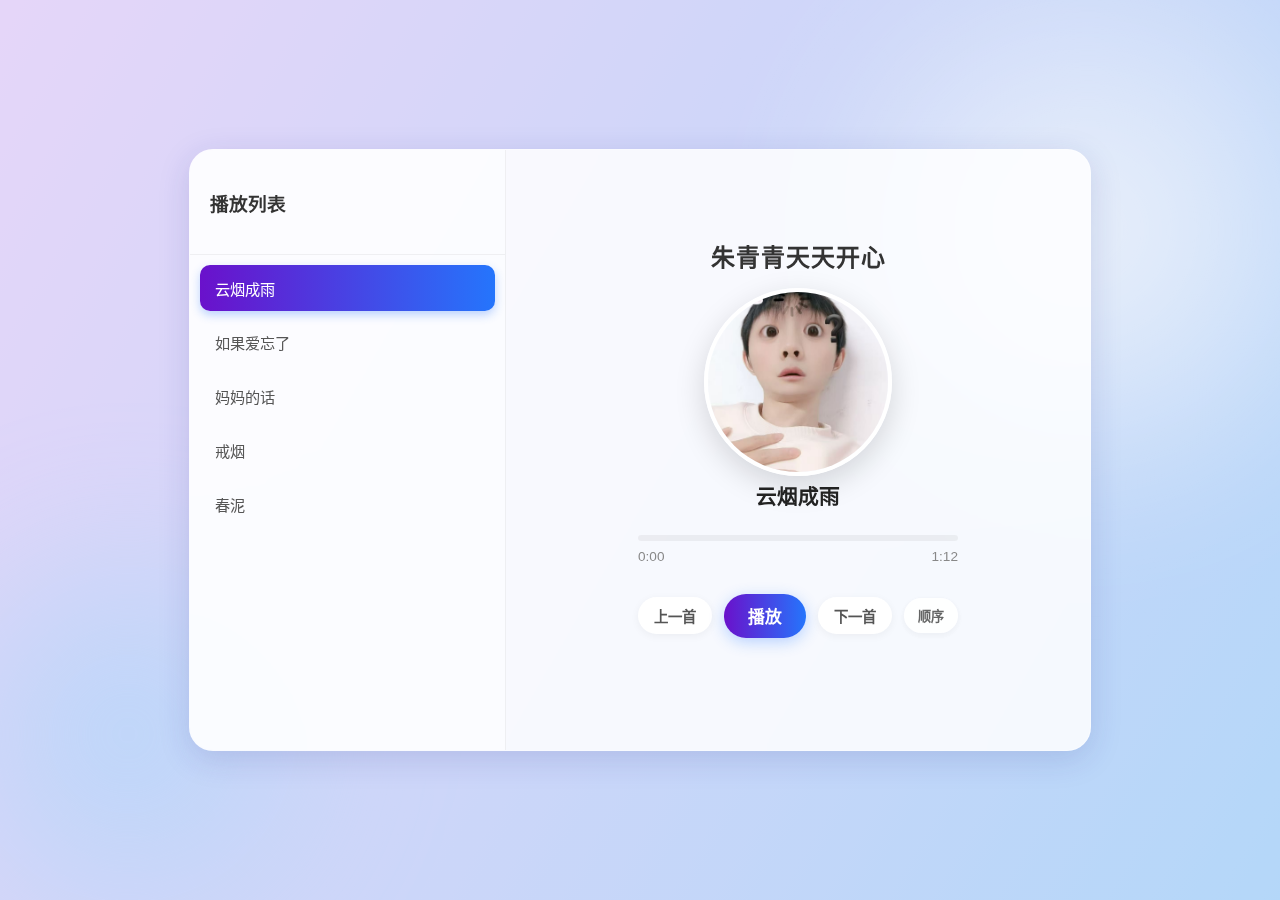
<file: 2/index.html>
﻿<!doctype html>
<html lang="zh-CN">
<head>
<meta charset="utf-8">
<meta name="viewport" content="width=device-width, initial-scale=1">
<title>简单音乐播放器</title>	<link rel="manifest" href="manifest.json">
	<meta name="apple-mobile-web-app-capable" content="yes">
	<meta name="apple-mobile-web-app-status-bar-style" content="black-translucent">
	<link rel="apple-touch-icon" href="ppp1.jpg">
	<link rel="shortcut icon" href="ppp1.jpg"><link rel="stylesheet" href="styles.css">
<meta name="description" content="简单静态音乐播放器：播放/暂停/下一首">
</head>
<body>
<!-- 背景装饰 -->
<div class="bg-decoration"></div>

<div class="main-container">
<!-- 左侧歌单区域 -->
<div class="sidebar">
<div class="sidebar-header">
<h3>播放列表</h3>
</div>
<ul id="songList" class="song-list">
<!-- 歌曲列表将由JS动态生成 -->
<li class="empty-tip">正在加载歌单...</li>
</ul>
</div>

<!-- 右侧播放器区域 -->
<div class="content-area">
<div class="player-card">
<div class="card-header">
<div class="page-title">朱青青天天开心</div>
					<img src="ppp1.jpg" alt="仓鼠" class="cover-img" />
<div class="song-info">
<div id="title" class="song-title">等待播放...</div>
</div>

<div class="progress-container">
<div id="progressBar" class="progress-bar">
<div id="progressInner" class="progress-inner"></div>
</div>
<div class="time-info">
<span id="currentTime">0:00</span>
<span id="duration">0:00</span>
</div>
</div>

<div class="controls">
<button id="prev" class="btn btn-secondary">上一首</button>
<button id="playPause" class="btn btn-primary">播放</button>
<button id="next" class="btn btn-secondary">下一首</button>
<button id="modeBtn" class="btn btn-secondary" title="切换模式">顺序</button>
</div>
</div>
</div>
</div>

<audio id="audio" preload="auto"></audio>
<script src="player.js"></script>
</body>
</html>
</file>
<file: 2/styles.css>
﻿/* 全局变量与基础样式 */
:root {
    --primary-color: #4a90e2;
    --secondary-color: #f5f7fa;
    --text-color: #333;
    --card-bg: rgba(255, 255, 255, 0.85);
    --glass-border: 1px solid rgba(255, 255, 255, 0.3);
    --shadow: 0 8px 32px 0 rgba(31, 38, 135, 0.15);
}

body {
    margin: 0;
    font-family: 'Segoe UI', 'PingFang SC', 'System-UI', sans-serif;
    background: #eef2f5;
    color: var(--text-color);
    min-height: 100vh;
    display: flex;
    justify-content: center;
    align-items: center;
    overflow-x: hidden;
}

/* 背景装饰 */
.bg-decoration {
    position: fixed;
    top: 0;
    left: 0;
    width: 100vw;
    height: 100vh;
    z-index: -1;
    background: linear-gradient(120deg, #e0c3fc 0%, #8ec5fc 100%);
    opacity: 0.6;
}

.bg-decoration::before {
    content: '';
    position: absolute;
    top: -10%;
    right: -10%;
    width: 50vw;
    height: 50vw;
    background: radial-gradient(circle, rgba(255,255,255,0.8) 0%, rgba(255,255,255,0) 70%);
    border-radius: 50%;
    filter: blur(60px);
}

.bg-decoration::after {
    content: '';
    position: absolute;
    bottom: -10%;
    left: -10%;
    width: 40vw;
    height: 40vw;
    background: radial-gradient(circle, rgba(142, 197, 252, 0.8) 0%, rgba(142, 197, 252, 0) 70%);
    border-radius: 50%;
    filter: blur(50px);
}

/* 主容器布局 */
.main-container {
    display: flex;
    flex-direction: row;
    width: 90%;
    max-width: 900px;
    height: 80vh; /* 固定高度，内容滚动 */
    max-height: 600px;
    background: var(--card-bg);
    backdrop-filter: blur(12px);
    -webkit-backdrop-filter: blur(12px);
    border-radius: 24px;
    border: var(--glass-border);
    box-shadow: var(--shadow);
    overflow: hidden;
}

/* 左侧侧边栏 (歌单) */
.sidebar {
    width: 35%;
    background: rgba(255, 255, 255, 0.4);
    border-right: 1px solid rgba(0, 0, 0, 0.05);
    display: flex;
    flex-direction: column;
}

.sidebar-header {
    padding: 20px;
    border-bottom: 1px solid rgba(0, 0, 0, 0.05);
}
.tab-container {
    display: flex;
    gap: 10px;
    justify-content: center;
}

.tab-btn {
    flex: 1;
    padding: 8px 0;
    border: none;
    background: rgba(255, 255, 255, 0.6);
    border-radius: 10px;
    cursor: pointer;
    font-size: 0.9rem;
    font-weight: 700;
    color: #666;
    transition: all 0.2s ease;
}

.tab-btn:hover {
    background: rgba(255, 255, 255, 0.85);
}

.tab-btn.active {
    background: linear-gradient(90deg, #6a11cb 0%, #2575fc 100%);
    color: #fff;
    box-shadow: 0 4px 10px rgba(37, 117, 252, 0.25);
}

.song-list {
    flex: 1;
    list-style: none;
    padding: 10px;
    margin: 0;
    overflow-y: auto;
}

.song-list::-webkit-scrollbar {
    width: 6px;
}
.song-list::-webkit-scrollbar-thumb {
    background-color: rgba(0,0,0,0.1); 
    border-radius: 3px;
}

.song-list li {
    padding: 12px 15px;
    margin-bottom: 8px;
    border-radius: 10px;
    cursor: pointer;
    font-size: 0.95rem;
    transition: all 0.2s;
    color: #555;
    white-space: nowrap;
    overflow: hidden;
    text-overflow: ellipsis;
}

.song-list li:hover {
    background: rgba(255, 255, 255, 0.6);
    transform: translateX(3px);
}

.song-list li.active {
    background: linear-gradient(90deg, #6a11cb 0%, #2575fc 100%);
    color: #fff;
    box-shadow: 0 4px 10px rgba(37, 117, 252, 0.3);
}

.empty-tip {
    text-align: center;
    color: #999;
    padding: 20px 0;
    cursor: default !important;
}

/* 右侧内容区 (播放器) */
.content-area {
    flex: 1;
    display: flex;
    flex-direction: column;
    justify-content: center;
    align-items: center;
    padding: 20px;
    position: relative;
}

.player-card {
    display: flex;
    flex-direction: column;
    align-items: center;
    width: 100%;
    max-width: 400px;
}

.card-header {
    text-align: center;
    margin-bottom: 25px;
}

.page-title {
    font-size: 1.5rem;
    font-weight: 800;
    color: #333;
    margin-bottom: 15px;
    letter-spacing: 1px;
}

.cover-img {
    width: 180px;
    height: 180px;
    border-radius: 50%;
    object-fit: cover;
    box-shadow: 0 10px 30px rgba(0, 0, 0, 0.15);
    border: 4px solid #fff;
    animation: rotate 20s linear infinite;
    animation-play-state: paused; /* 默认暂停，播放时JS控制 */
}

@keyframes rotate {
    from { transform: rotate(0deg); }
    to { transform: rotate(360deg); }
}

.song-info {
    text-align: center;
    margin-bottom: 25px;
    width: 100%;
}

.song-title {
    font-size: 1.3rem;
    font-weight: 600;
    color: #222;
    margin-bottom: 5px;
    white-space: nowrap;
    overflow: hidden;
    text-overflow: ellipsis;
}

/* 进度条 */
.progress-container {
    width: 100%;
    margin-bottom: 30px;
}

.progress-bar {
    height: 6px;
    background: rgba(0, 0, 0, 0.05);
    border-radius: 3px;
    cursor: pointer;
    overflow: hidden;
    margin-bottom: 8px;
    position: relative;
}

.progress-inner {
    height: 100%;
    background: linear-gradient(90deg, #6a11cb 0%, #2575fc 100%);
    width: 0%;
    border-radius: 3px;
    transition: width 0.1s linear;
}

.time-info {
    display: flex;
    justify-content: space-between;
    font-size: 0.85rem;
    color: #888;
}

/* 控制按钮 */
.controls {
    display: flex;
    gap: 12px;
    justify-content: center;
    align-items: center;
    flex-wrap: wrap;
}

.btn {
    border: none;
    cursor: pointer;
    border-radius: 50px;
    font-weight: 600;
    transition: transform 0.2s, box-shadow 0.2s;
    outline: none;
    font-family: inherit;
    white-space: nowrap;
}

.btn-primary {
    padding: 10px 24px;
    background: linear-gradient(90deg, #6a11cb 0%, #2575fc 100%);
    color: white;
    font-size: 1.05rem;
    box-shadow: 0 4px 15px rgba(37, 117, 252, 0.3);
}

.btn-secondary {
    padding: 8px 16px;
    background: #fff;
    color: #555;
    font-size: 0.9rem;
    box-shadow: 0 2px 8px rgba(0, 0, 0, 0.05);
}

.btn:hover {
    transform: translateY(-2px);
}

.btn:active {
    transform: translateY(0);
}

/* 移动端适配 */
@media (max-width: 768px) {
    .main-container {
        flex-direction: column-reverse; /* 歌单在下方 */
        width: 95%;
        height: 90vh;
        max-height: none;
    }

    .sidebar {
        width: 100%;
        height: 40%;
        border-right: none;
        border-top: 1px solid rgba(0, 0, 0, 0.05);
        background: rgba(255, 255, 255, 0.3);
    }

    .content-area {
        height: 60%;
        padding: 15px;
    }

    .cover-img {
        width: 140px;
        height: 140px;
    }
    
    .page-title {
        font-size: 1.2rem;
    }
    
    .bg-decoration {
        background: linear-gradient(135deg, #f5f7fa 0%, #c3cfe2 100%);
    }
}
/* 新增：按钮布局微调 */
.controls {
    flex-wrap: wrap; 
}
/* 模式按钮稍微小一点 */
#modeBtn {
    font-size: 0.82rem;
    padding: 8px 14px;
    opacity: 0.9;
}
/* 移动端按钮适配 */
@media (max-width: 400px) {
    .controls { gap: 10px; }
    .btn-secondary { padding: 8px 12px; font-size: 0.85rem; }
    .btn-primary { padding: 10px 24px; font-size: 1rem; }
}
</file>
